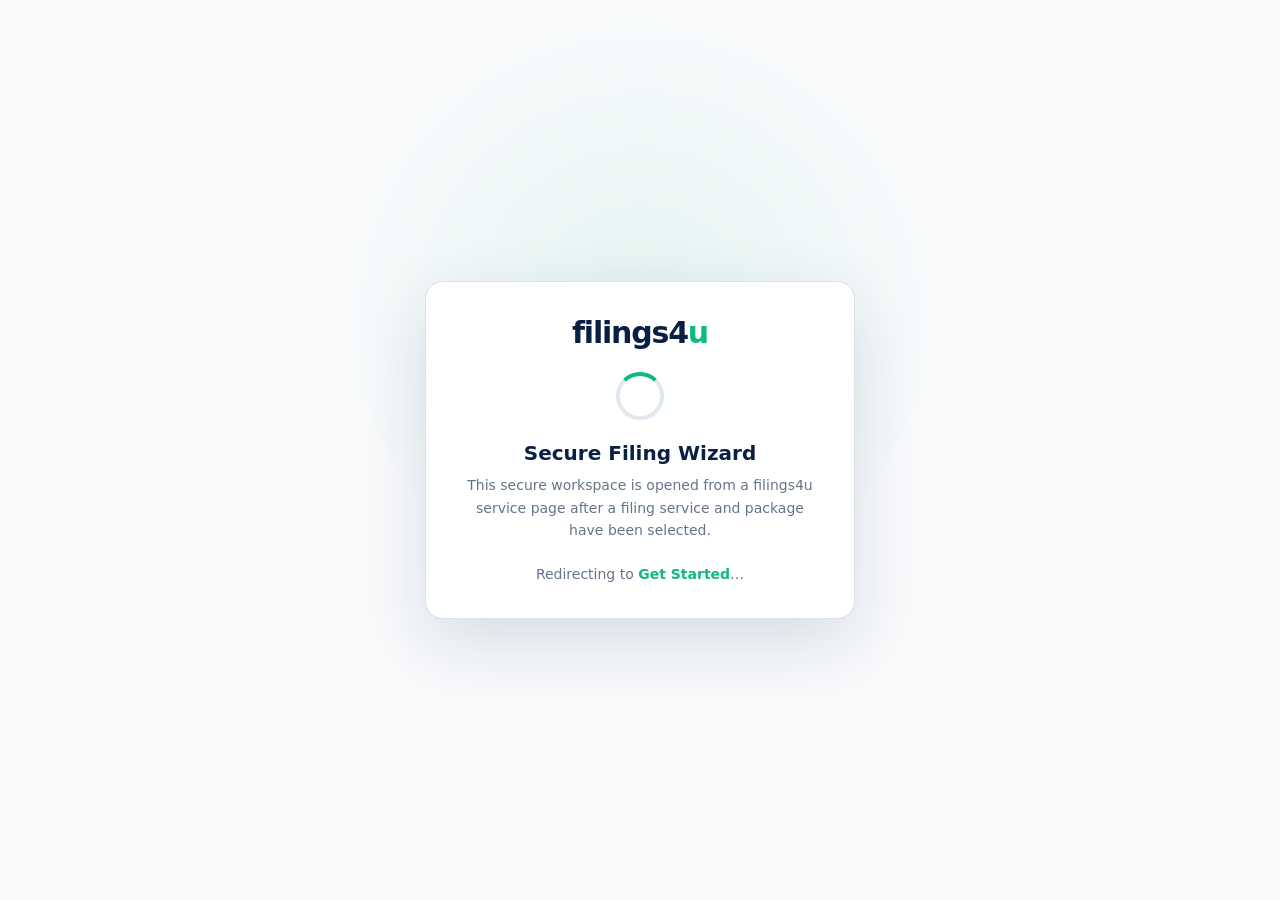
<file: index.html>
<!DOCTYPE html>
<html lang="en">
<head>
  <meta charset="UTF-8">
  <meta name="viewport" content="width=device-width, initial-scale=1.0">

  <title>filings4u Secure Filing Wizard</title>

  <!-- The wizard subdomain should not be indexed by search engines. -->
  <meta name="robots" content="noindex, nofollow, noarchive, nosnippet">
  <meta name="googlebot" content="noindex, nofollow, noarchive, nosnippet">
  <meta name="referrer" content="strict-origin-when-cross-origin">

  <style>
    :root {
      --navy: #0a1f44;
      --emerald: #10b981;
      --soft: #f8fafc;
      --muted: #64748b;
      --border: #dbe3ee;
    }

    * {
      box-sizing: border-box;
    }

    html,
    body {
      min-height: 100%;
      margin: 0;
    }

    body {
      min-height: 100vh;
      display: flex;
      align-items: center;
      justify-content: center;
      padding: 24px;
      background:
        radial-gradient(circle at 50% 35%, rgba(16, 185, 129, 0.09), transparent 34%),
        var(--soft);
      color: var(--navy);
      font-family: Inter, Manrope, "DM Sans", system-ui, -apple-system, BlinkMacSystemFont, "Segoe UI", sans-serif;
    }

    .handoff-card {
      width: min(92vw, 430px);
      padding: 36px 32px 32px;
      border: 1px solid var(--border);
      border-radius: 18px;
      background: #ffffff;
      box-shadow: 0 24px 70px rgba(10, 31, 68, 0.13);
      text-align: center;
    }

    .brand {
      margin-bottom: 24px;
      font-size: 30px;
      line-height: 1;
      font-weight: 900;
      letter-spacing: -1.2px;
      color: var(--navy);
    }

    .brand span {
      color: var(--emerald);
    }

    .spinner {
      width: 48px;
      height: 48px;
      margin: 0 auto 20px;
      border: 4px solid #dfe7ef;
      border-top-color: var(--emerald);
      border-radius: 50%;
      animation: spin 0.8s linear infinite;
    }

    h1 {
      margin: 0 0 8px;
      font-size: 20px;
      line-height: 1.3;
    }

    p {
      margin: 0;
      color: var(--muted);
      font-size: 14px;
      line-height: 1.6;
    }

    .fallback {
      margin-top: 22px;
    }

    .fallback a {
      color: var(--emerald);
      font-weight: 800;
      text-decoration: none;
    }

    .fallback a:hover {
      text-decoration: underline;
    }

    @keyframes spin {
      to { transform: rotate(360deg); }
    }

    @media (prefers-reduced-motion: reduce) {
      .spinner {
        animation-duration: 1.6s;
      }
    }
  </style>
</head>

<body>
  <main class="handoff-card" aria-labelledby="page-title">
    <div class="brand">filings4<span>u</span></div>
    <div class="spinner" aria-hidden="true"></div>

    <h1 id="page-title">Secure Filing Wizard</h1>
    <p>
      This secure workspace is opened from a filings4u service page after a filing
      service and package have been selected.
    </p>

    <p class="fallback">
      Redirecting to
      <a href="https://filings4u.com/get-started.html">Get Started</a>…
    </p>
  </main>

  <script>
    (function () {
      "use strict";

      const destination = "https://filings4u.com/get-started.html";

      // Direct visits to the wizard root are intentionally sent back to the
      // marketing site's Get Started page. Valid handoffs will enter through
      // wizard.html once the secure handoff system is enabled.
      window.setTimeout(function () {
        window.location.replace(destination);
      }, 1400);
    })();
  </script>
</body>
</html>
</file>
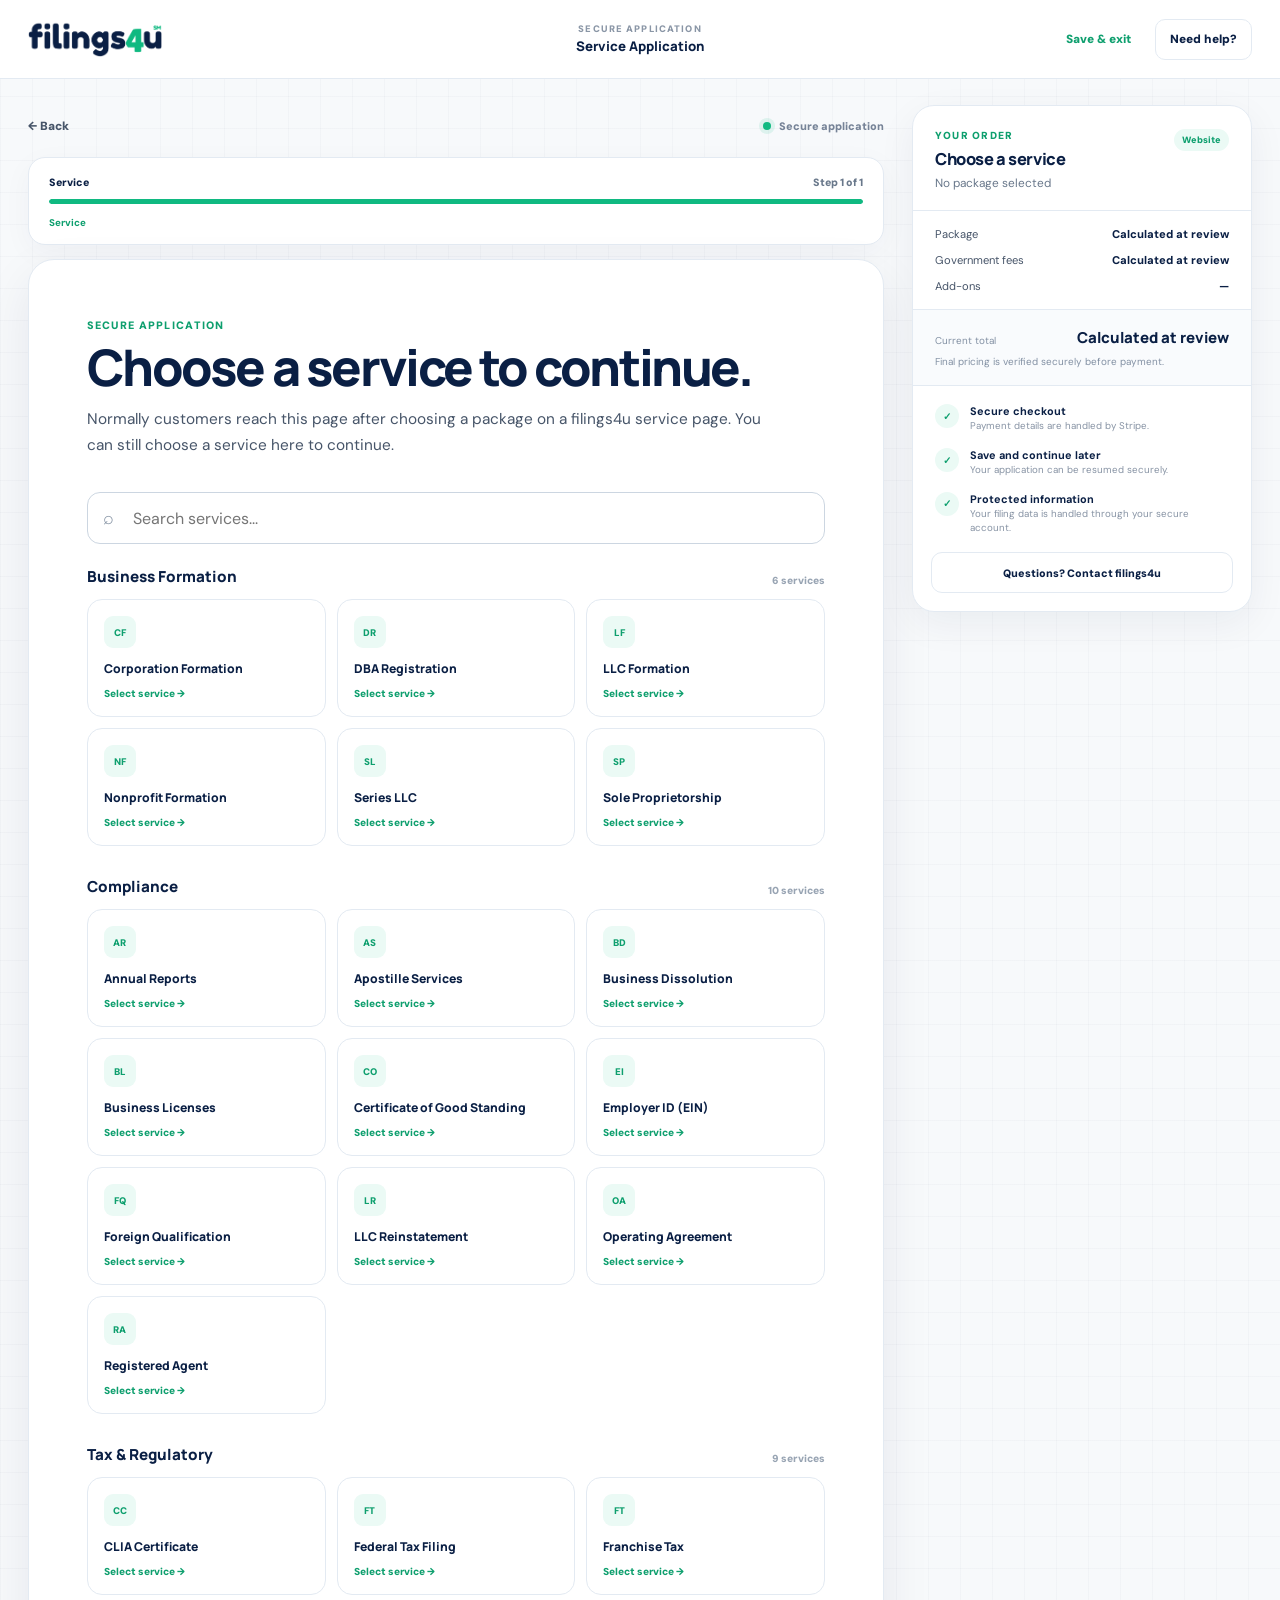
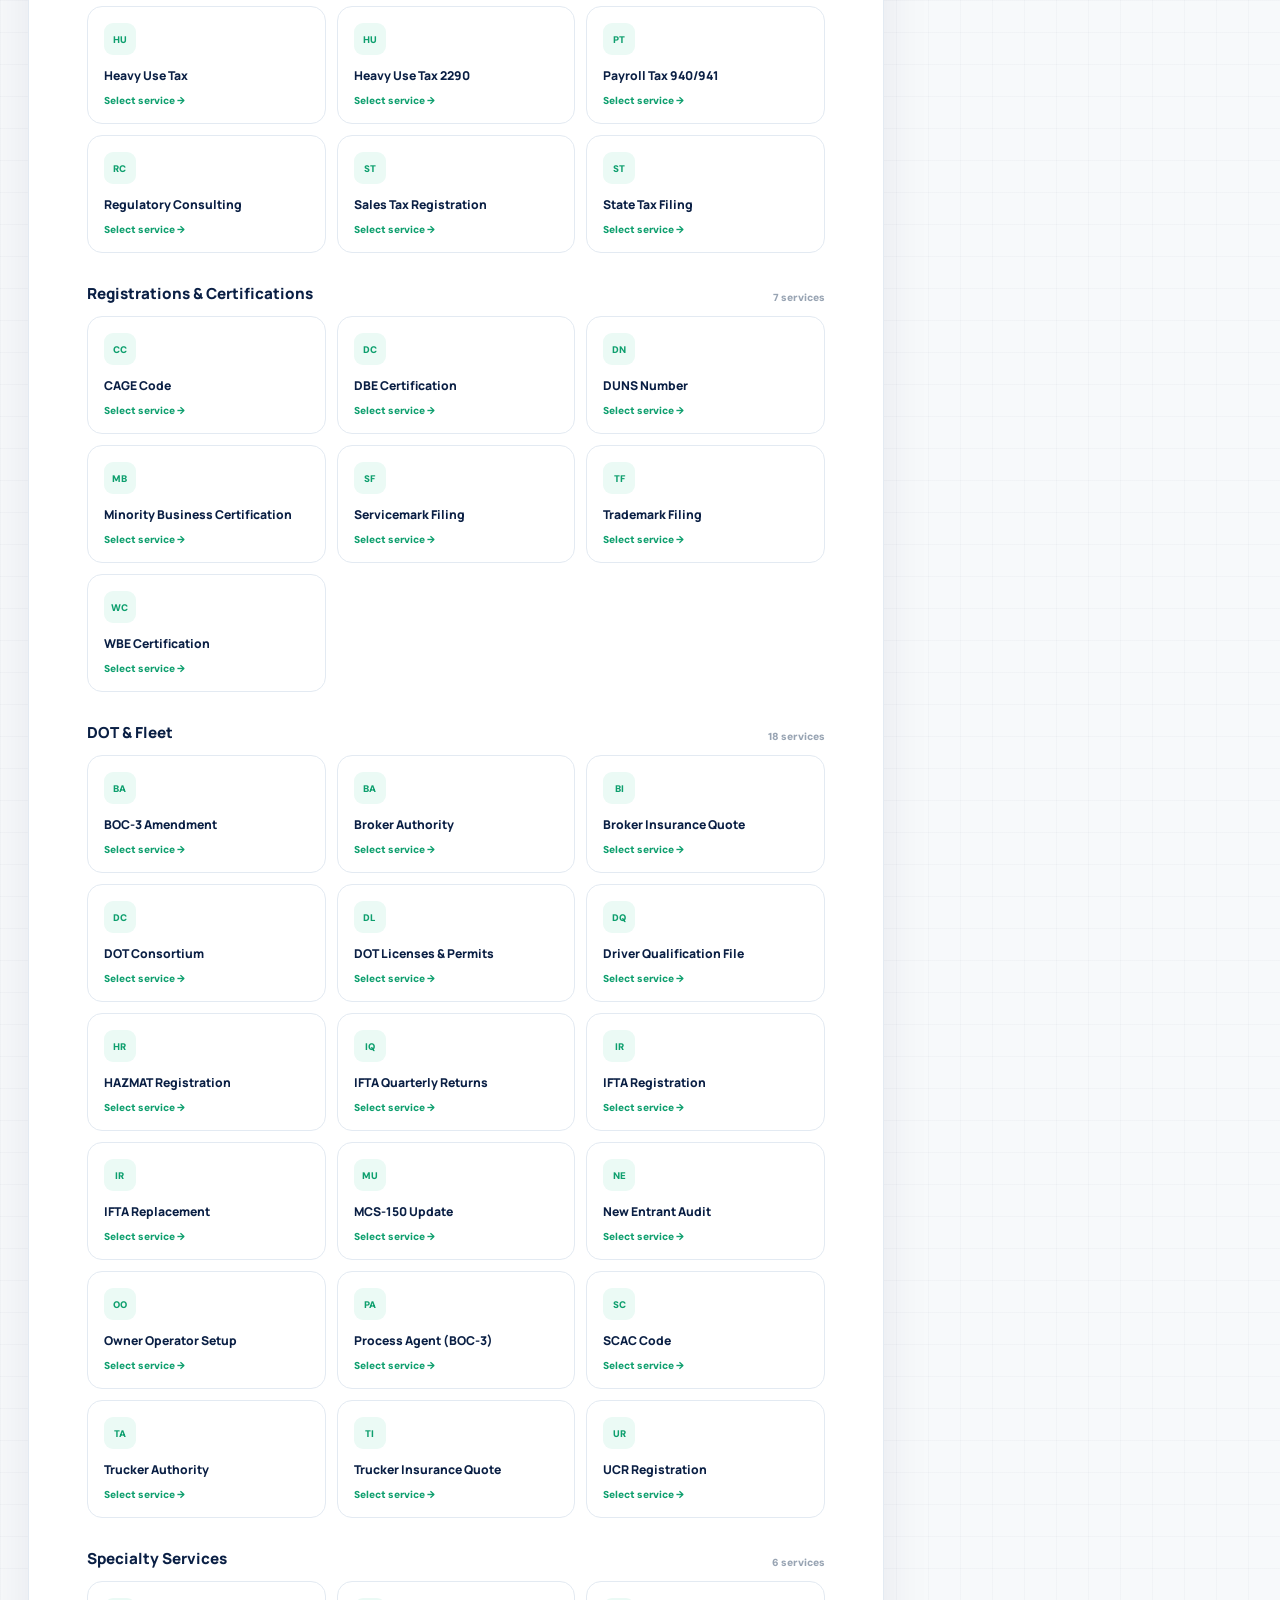
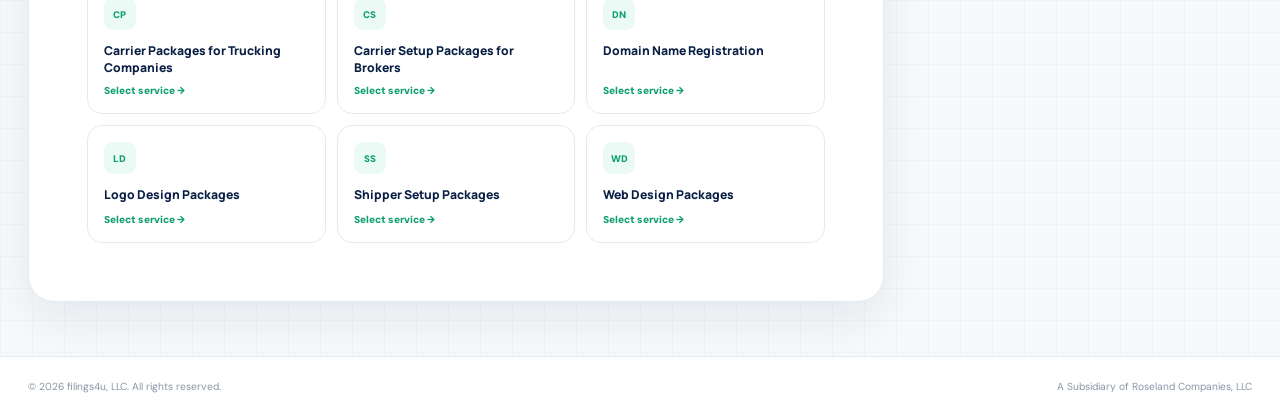
<file: wizard-v2.html>
<!doctype html>
<html lang="en">
<head>
  <meta charset="utf-8">
  <meta name="viewport" content="width=device-width,initial-scale=1,viewport-fit=cover">
  <meta name="robots" content="noindex,nofollow,noarchive,nosnippet">
  <meta name="theme-color" content="#10b981">
  <meta name="description" content="Secure filings4u application and checkout wizard.">
  <title>Secure Application | filings4u</title>

  <link rel="icon" href="images/fav.png" type="image/png">
  <link rel="preconnect" href="https://fonts.googleapis.com">
  <link rel="preconnect" href="https://fonts.gstatic.com" crossorigin>
  <link href="https://fonts.googleapis.com/css2?family=DM+Sans:wght@400;500;600;700&family=Manrope:wght@600;700;800&display=swap" rel="stylesheet">
  <link rel="stylesheet" href="assets/css/wizard-v2.css">
</head>
<body>
<div class="f4u-app" id="f4u-app">

  <header class="f4u-header">
    <div class="f4u-header__inner">
      <a class="f4u-brand" href="https://filings4u.com/" aria-label="filings4u home">
        <img src="images/logo.png" alt="filings4u">
      </a>

      <div class="f4u-header__center" id="f4u-header-context">
        <span class="f4u-header__eyebrow">Secure Application</span>
        <strong id="f4u-header-service">Service Application</strong>
        <div class="f4u-jurisdiction-context f4u-jurisdiction-context--header" data-f4u-jurisdiction-context hidden></div>
      </div>

      <div class="f4u-header__actions">
        <button class="f4u-header-link" id="f4u-save-button" type="button">Save &amp; exit</button>
        <button class="f4u-header-help" id="f4u-help-button" type="button">Need help?</button>
      </div>
    </div>
  </header>

  <div class="f4u-mobile-orderbar" id="f4u-mobile-orderbar">
    <button type="button" id="f4u-mobile-order-toggle" aria-expanded="false">
      <span>
        <small>Your order</small>
        <strong id="f4u-mobile-order-name">Service</strong>
      </span>
      <span class="f4u-mobile-order-total" id="f4u-mobile-order-total">—</span>
      <span class="f4u-mobile-order-chevron" aria-hidden="true">⌄</span>
    </button>
  </div>

  <main class="f4u-layout">
    <section class="f4u-main">

      <div class="f4u-topline">
        <button class="f4u-back" type="button" id="f4u-back-button">← Back</button>

        <div class="f4u-security">
          <span></span>
          Secure application
        </div>
      </div>

      <div class="f4u-progress-card">
        <div class="f4u-progress-meta">
          <span id="f4u-progress-label">Application</span>
          <span id="f4u-progress-count">Step 1 of 5</span>
        </div>

        <div class="f4u-progress-track" aria-hidden="true">
          <span id="f4u-progress-bar"></span>
        </div>

        <div class="f4u-progress-steps" id="f4u-progress-steps"></div>
      </div>

      <div class="f4u-content-card" id="f4u-wizard-root" aria-live="polite">
        <div class="f4u-loading">Preparing your application…</div>
      </div>

    </section>

    <aside class="f4u-order" id="f4u-order-panel">
      <div class="f4u-order__inner">
        <div class="f4u-order__head">
          <div>
            <span class="f4u-order__eyebrow">Your order</span>
            <h2 id="f4u-order-service">Service</h2>
            <p id="f4u-order-package">Package</p>
            <div class="f4u-jurisdiction-context f4u-jurisdiction-context--order" data-f4u-jurisdiction-context hidden></div>
          </div>
          <span class="f4u-order__badge" id="f4u-order-entry">Website</span>
        </div>

        <div class="f4u-order__details" id="f4u-order-details">
          <div class="f4u-price-row">
            <span>Package</span>
            <strong id="f4u-order-package-price">Calculated at review</strong>
          </div>
          <div class="f4u-price-row">
            <span>Government fees</span>
            <strong id="f4u-order-government-fee">Calculated at review</strong>
          </div>
          <div class="f4u-price-row">
            <span>Add-ons</span>
            <strong id="f4u-order-addon-price">—</strong>
          </div>
        </div>

        <div class="f4u-order__total">
          <span>
            <small>Current total</small>
            <strong id="f4u-order-total">Calculated at review</strong>
          </span>
          <small>Final pricing is verified securely before payment.</small>
        </div>

        <div class="f4u-order__trust">
          <div><span>✓</span><p><strong>Secure checkout</strong><small>Payment details are handled by Stripe.</small></p></div>
          <div><span>✓</span><p><strong>Save and continue later</strong><small>Your application can be resumed securely.</small></p></div>
          <div><span>✓</span><p><strong>Protected information</strong><small>Your filing data is handled through your secure account.</small></p></div>
        </div>

        <button class="f4u-order__help" id="f4u-order-help" type="button">Questions? Contact filings4u</button>
      </div>
    </aside>
  </main>

  <footer class="f4u-footer">
    <div class="f4u-footer__inner">
      <span>© 2026 filings4u, LLC. All rights reserved.</span>
      <span>A Subsidiary of Roseland Companies, LLC</span>
    </div>
  </footer>

</div>

<div class="f4u-order-drawer-backdrop" id="f4u-order-drawer-backdrop" hidden></div>

<script src="assets/js/config.js"></script>
<script>
  window.__F4U_BOOT_WATCHDOG__=setTimeout(function(){
    var root=document.getElementById("f4u-wizard-root");
    if(root && /Preparing your application|Opening your secure application|Starting your secure application/.test(root.textContent||"")){
      root.innerHTML='<section class="f4u-panel"><div class="f4u-panel__heading"><span class="f4u-kicker">Secure application</span><h1>We could not start the application.</h1><p>The wizard interface loaded, but its application module did not finish starting. Refresh this page once. If it continues, return to the service page and start the application again.</p></div><div class="f4u-actions"><a class="f4u-primary" href="https://filings4u.com/get-started.html">Return to services</a></div></section>';
    }
  },8000);
</script>
<script src="assets/js/service-form-engine.js"></script>
<script type="module" src="assets/js/bootstrap.js?v=20260908-step3-full-poa-1"></script>
</body>
</html>
</file>
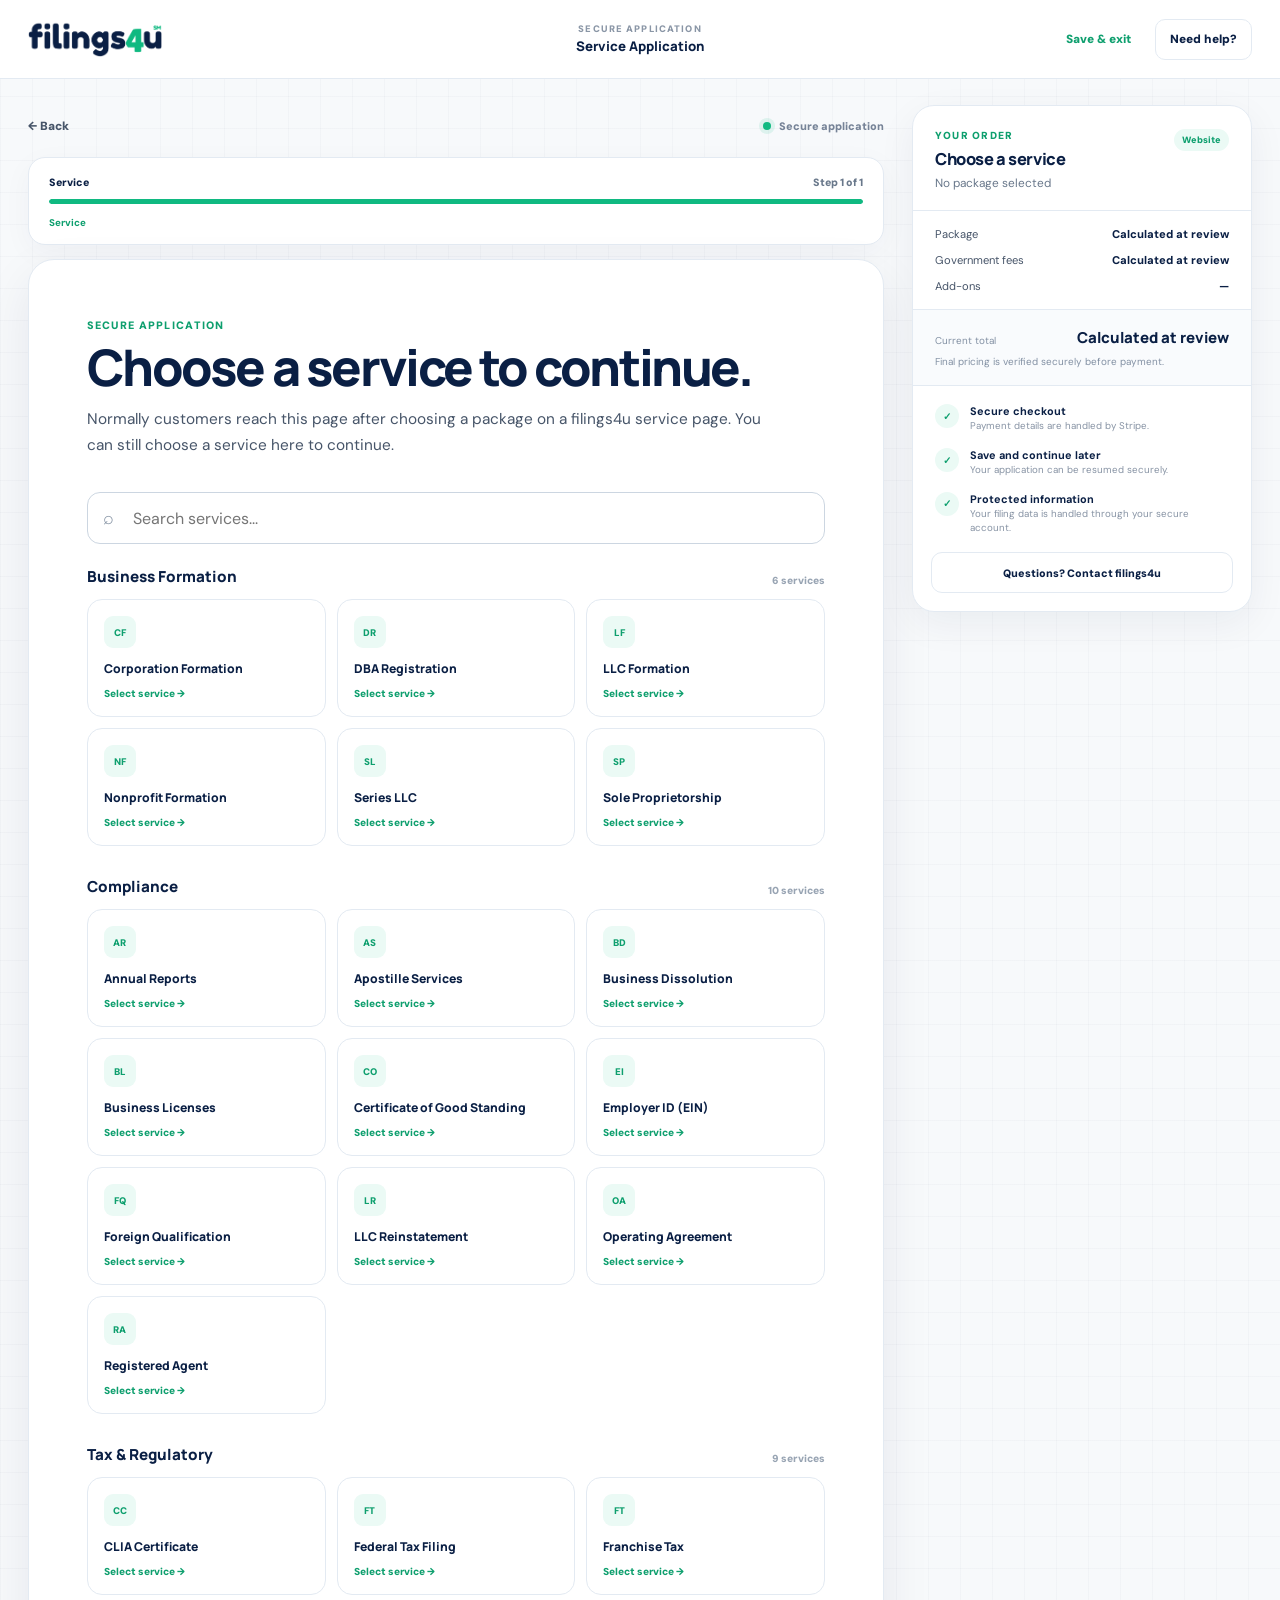
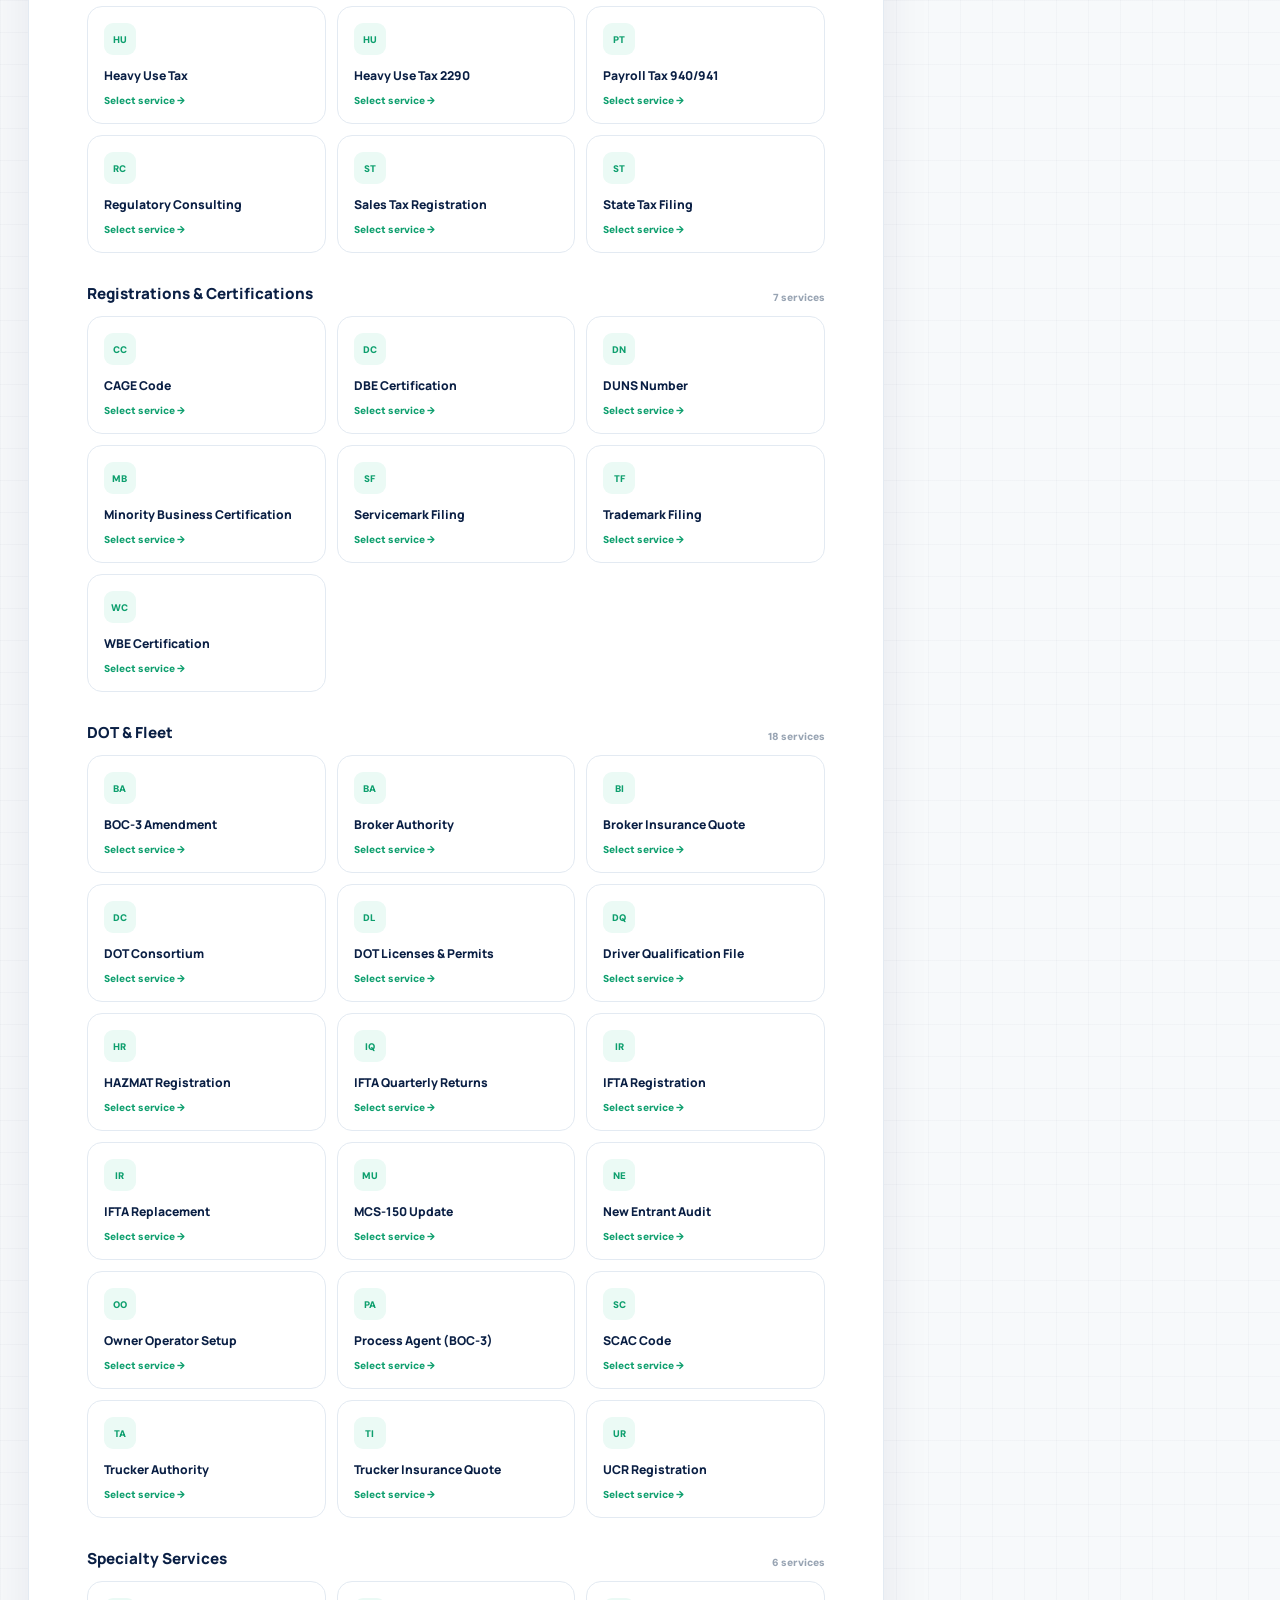
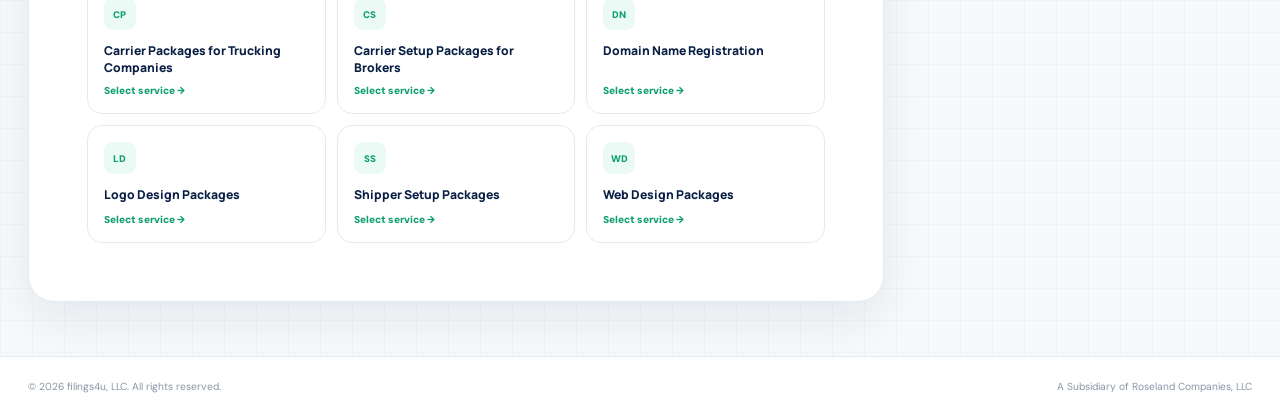
<file: wizard.html>
<!doctype html>
<html lang="en">
<head>
  <meta charset="utf-8">
  <meta name="viewport" content="width=device-width,initial-scale=1,viewport-fit=cover">
  <meta name="robots" content="noindex,nofollow,noarchive,nosnippet">
  <meta name="theme-color" content="#10b981">
  <meta name="description" content="Secure filings4u application and checkout wizard.">
  <title>Secure Application | filings4u</title>
  <link rel="icon" href="images/fav.png" type="image/png">
  <link rel="preconnect" href="https://fonts.googleapis.com">
  <link rel="preconnect" href="https://fonts.gstatic.com" crossorigin>
  <link href="https://fonts.googleapis.com/css2?family=DM+Sans:wght@400;500;600;700&family=Manrope:wght@600;700;800&display=swap" rel="stylesheet">
  <link rel="stylesheet" href="assets/css/wizard-v2.css">
</head>

<body>
<div class="f4u-app" id="f4u-app">

  <header class="f4u-header">
    <div class="f4u-header__inner">
      <a class="f4u-brand" href="https://filings4u.com/" aria-label="filings4u home">
        <img src="images/logo.png" alt="filings4u">
      </a>

      <div class="f4u-header__center" id="f4u-header-context">
        <span class="f4u-header__eyebrow">Secure Application</span>
        <strong id="f4u-header-service">Service Application</strong>
        <div class="f4u-jurisdiction-context f4u-jurisdiction-context--header" data-f4u-jurisdiction-context hidden></div>
      </div>

      <div class="f4u-header__actions">
        <button class="f4u-header-link" id="f4u-save-button" type="button">Save &amp; exit</button>
        <button class="f4u-header-help" id="f4u-help-button" type="button">Need help?</button>
      </div>
    </div>
  </header>

  <div class="f4u-mobile-orderbar" id="f4u-mobile-orderbar">
    <button type="button" id="f4u-mobile-order-toggle" aria-expanded="false">
      <span>
        <small>Your order</small>
        <strong id="f4u-mobile-order-name">Service</strong>
      </span>
      <span class="f4u-mobile-order-total" id="f4u-mobile-order-total">—</span>
      <span class="f4u-mobile-order-chevron" aria-hidden="true">⌄</span>
    </button>
  </div>

  <main class="f4u-layout">
    <section class="f4u-main">

      <div class="f4u-topline">
        <button class="f4u-back" type="button" id="f4u-back-button">← Back</button>
        <div class="f4u-security">
          <span></span>
          Secure application
        </div>
      </div>

      <div class="f4u-progress-card">
        <div class="f4u-progress-meta">
          <span id="f4u-progress-label">Application</span>
          <span id="f4u-progress-count">Step 1 of 5</span>
        </div>
        <div class="f4u-progress-track" aria-hidden="true">
          <span id="f4u-progress-bar"></span>
        </div>
        <div class="f4u-progress-steps" id="f4u-progress-steps"></div>
      </div>

      <div class="f4u-content-card" id="f4u-wizard-root" aria-live="polite">
        <div class="f4u-loading">Preparing your application…</div>
      </div>

    </section>

    <aside class="f4u-order" id="f4u-order-panel">
      <div class="f4u-order__inner">

        <div class="f4u-order__head">
          <div>
            <span class="f4u-order__eyebrow">Your order</span>
            <h2 id="f4u-order-service">Service</h2>
            <p id="f4u-order-package">Package</p>
            <div class="f4u-jurisdiction-context f4u-jurisdiction-context--order" data-f4u-jurisdiction-context hidden></div>
          </div>
          <span class="f4u-order__badge" id="f4u-order-entry">Website</span>
        </div>

        <div class="f4u-order__details" id="f4u-order-details">
          <div class="f4u-price-row">
            <span>Package</span>
            <strong id="f4u-order-package-price">Calculated at review</strong>
          </div>
          <div class="f4u-price-row">
            <span>Government fees</span>
            <strong id="f4u-order-government-fee">Calculated at review</strong>
          </div>
          <div class="f4u-price-row">
            <span>Add-ons</span>
            <strong id="f4u-order-addon-price">—</strong>
          </div>
        </div>

        <div class="f4u-order__total">
          <span>
            <small>Current total</small>
            <strong id="f4u-order-total">Calculated at review</strong>
          </span>
          <small>Final pricing is verified securely before payment.</small>
        </div>

        <div class="f4u-order__trust">
          <div><span>✓</span><p><strong>Secure checkout</strong><small>Payment details are handled by Stripe.</small></p></div>
          <div><span>✓</span><p><strong>Save and continue later</strong><small>Your application can be resumed securely.</small></p></div>
          <div><span>✓</span><p><strong>Protected information</strong><small>Your filing data is handled through your secure account.</small></p></div>
        </div>

        <button class="f4u-order__help" id="f4u-order-help" type="button">Questions? Contact filings4u</button>

      </div>
    </aside>
  </main>

  <footer class="f4u-footer">
    <div class="f4u-footer__inner">
      <span>© 2026 filings4u, LLC. All rights reserved.</span>
      <span>A Subsidiary of Roseland Companies, LLC</span>
    </div>
  </footer>

</div>

<div class="f4u-order-drawer-backdrop" id="f4u-order-drawer-backdrop" hidden></div>

<script src="assets/js/config.js"></script>

<script>
  window.__F4U_BOOT_WATCHDOG__ = setTimeout(function () {
    var root = document.getElementById("f4u-wizard-root");

    if (
      root &&
      /Preparing your application|Opening your secure application|Starting your secure application/.test(root.textContent || "")
    ) {
      root.innerHTML =
        '<section class="f4u-panel">' +
          '<div class="f4u-panel__heading">' +
            '<span class="f4u-kicker">Secure application</span>' +
            '<h1>We could not start the application.</h1>' +
            '<p>The wizard interface loaded, but its application module did not finish starting. Refresh this page once. If it continues, return to the service page and start the application again.</p>' +
          '</div>' +
          '<div class="f4u-actions">' +
            '<a class="f4u-primary" href="https://filings4u.com/get-started.html">Return to services</a>' +
          '</div>' +
        '</section>';
    }
  }, 8000);
</script>

<!-- Database-driven Wizard Form engine -->
<script src="assets/js/service-form-engine.js?v=20260910-flow-runtime-1"></script>

<!-- Live Wizard V2 bootstrap with published-schema support + legacy fallback -->
<script type="module" src="assets/js/bootstrap.js?v=20260910-flow-runtime-1"></script>

</body>
</html>
</file>
<file: assets/css/wizard-v2.css>
:root{
  --navy:#0a1f44;
  --navy-2:#102a56;
  --emerald:#10b981;
  --emerald-dark:#0e9f6e;
  --emerald-soft:#ebfaf5;
  --bg:#f5f8fb;
  --white:#fff;
  --line:#e3eaf2;
  --muted:#69788b;
  --slate:#475569;
  --danger:#b91c1c;
  --shadow:0 18px 50px rgba(10,31,68,.08);
  --radius:24px;
}

*{box-sizing:border-box}

html,body{
  margin:0;
  min-height:100%;
  min-width:320px;
  background:
    linear-gradient(rgba(10,31,68,.022) 1px,transparent 1px),
    linear-gradient(90deg,rgba(10,31,68,.022) 1px,transparent 1px),
    #f7f9fb;
  background-size:32px 32px;
  color:var(--navy);
  font-family:"DM Sans",Arial,sans-serif;
}

body{overflow-x:hidden}
button,input,select,textarea{font:inherit}
button{cursor:pointer}
a{color:inherit}

/* Header */
.f4u-header{
  position:sticky;
  top:0;
  z-index:100;
  border-bottom:1px solid var(--line);
  background:rgba(255,255,255,.97);
  backdrop-filter:blur(16px);
}

.f4u-header__inner{
  width:min(1460px,100%);
  min-height:78px;
  margin:0 auto;
  padding:0 28px;
  display:grid;
  grid-template-columns:1fr auto 1fr;
  align-items:center;
  gap:20px;
}

.f4u-brand{
  width:max-content;
  display:flex;
  align-items:center;
  text-decoration:none;
}

.f4u-brand img{
  display:block;
  width:134px;
  height:auto;
}

.f4u-header__center{
  min-width:0;
  text-align:center;
  display:grid;
  gap:2px;
}

.f4u-header__eyebrow{
  color:#8a96a6;
  text-transform:uppercase;
  letter-spacing:.12em;
  font-size:.59rem;
  font-weight:900;
}

.f4u-header__center strong{
  max-width:440px;
  overflow:hidden;
  text-overflow:ellipsis;
  white-space:nowrap;
  font:800 .83rem Manrope,sans-serif;
  color:var(--navy);
}

.f4u-header__actions{
  display:flex;
  justify-content:flex-end;
  align-items:center;
  gap:9px;
}

.f4u-header-link,
.f4u-header-help{
  min-height:41px;
  border-radius:10px;
  padding:0 14px;
  font-size:.74rem;
  font-weight:900;
}

.f4u-header-link{
  border:1px solid transparent;
  background:transparent;
  color:var(--emerald-dark);
}

.f4u-header-link:hover{background:var(--emerald-soft)}

.f4u-header-help{
  border:1px solid var(--line);
  background:#fff;
  color:var(--navy);
}

.f4u-header-help:hover{border-color:#b8c5d6}

/* Layout */
.f4u-layout{
  width:min(1320px,100%);
  margin:0 auto;
  padding:26px 28px 54px;
  display:grid;
  grid-template-columns:minmax(0,1fr) 340px;
  gap:28px;
  align-items:start;
}

.f4u-main{min-width:0}

.f4u-topline{
  min-height:42px;
  margin-bottom:10px;
  display:flex;
  align-items:center;
  justify-content:space-between;
  gap:16px;
}

.f4u-back{
  border:0;
  background:transparent;
  padding:7px 0;
  color:var(--slate);
  font-size:.74rem;
  font-weight:900;
}

.f4u-back:hover{color:var(--emerald-dark)}

.f4u-security{
  display:flex;
  align-items:center;
  gap:8px;
  color:#768397;
  font-size:.68rem;
  font-weight:900;
}

.f4u-security span{
  width:8px;
  height:8px;
  border-radius:50%;
  background:var(--emerald);
  box-shadow:0 0 0 4px rgba(16,185,129,.11);
}

/* Progress */
.f4u-progress-card{
  margin-bottom:14px;
  padding:18px 20px 15px;
  background:#fff;
  border:1px solid var(--line);
  border-radius:17px;
  box-shadow:0 8px 30px rgba(10,31,68,.04);
}

.f4u-progress-meta{
  display:flex;
  justify-content:space-between;
  gap:12px;
  color:var(--muted);
  font-size:.66rem;
  font-weight:900;
}

.f4u-progress-meta span:first-child{color:var(--navy)}

.f4u-progress-track{
  height:5px;
  margin:10px 0 12px;
  overflow:hidden;
  border-radius:999px;
  background:#edf2f6;
}

.f4u-progress-track span{
  display:block;
  height:100%;
  width:20%;
  border-radius:999px;
  background:var(--emerald);
  transition:width .25s ease;
}

.f4u-progress-steps{
  display:grid;
  grid-template-columns:repeat(5,minmax(0,1fr));
  gap:8px;
}

.f4u-progress-step{
  color:#9aa5b3;
  font-size:.61rem;
  font-weight:800;
  white-space:nowrap;
  overflow:hidden;
  text-overflow:ellipsis;
}

.f4u-progress-step.is-active{color:var(--emerald-dark)}
.f4u-progress-step.is-complete{color:var(--navy)}

/* Content */
.f4u-content-card{
  min-height:650px;
  overflow:hidden;
  border:1px solid var(--line);
  border-radius:26px;
  background:#fff;
  box-shadow:var(--shadow);
}

.f4u-loading{
  min-height:640px;
  display:grid;
  place-items:center;
  color:var(--muted);
  font-size:.8rem;
}

.f4u-panel{
  padding:clamp(30px,4.5vw,58px);
}

.f4u-panel__heading{
  max-width:760px;
  margin-bottom:34px;
}

.f4u-kicker{
  display:block;
  margin-bottom:9px;
  color:var(--emerald-dark);
  text-transform:uppercase;
  letter-spacing:.12em;
  font-size:.67rem;
  font-weight:900;
}

.f4u-panel__heading h1{
  margin:0 0 12px;
  max-width:800px;
  font:800 clamp(2rem,4vw,3.15rem)/1.05 Manrope,sans-serif;
  letter-spacing:-.048em;
  color:var(--navy);
}

.f4u-panel__heading p{
  margin:0;
  max-width:690px;
  color:var(--slate);
  font-size:.96rem;
  line-height:1.72;
}

/* Intro form preview */
.f4u-form-grid{
  display:grid;
  grid-template-columns:repeat(2,minmax(0,1fr));
  gap:18px;
}

.f4u-field{
  display:grid;
  gap:7px;
}

.f4u-field--full{grid-column:1/-1}

.f4u-field label{
  color:var(--navy);
  font-size:.74rem;
  font-weight:900;
}

.f4u-field label span{
  color:#8c98a8;
  font-weight:700;
}

.f4u-field input,
.f4u-field select,
.f4u-field textarea{
  width:100%;
  border:1px solid #ccd6e1;
  border-radius:12px;
  outline:none;
  background:#fff;
  color:var(--navy);
  padding:0 14px;
}

.f4u-field input,
.f4u-field select{min-height:50px}

.f4u-field textarea{
  min-height:112px;
  resize:vertical;
  padding-top:13px;
}

.f4u-field input:focus,
.f4u-field select:focus,
.f4u-field textarea:focus{
  border-color:#6dcbae;
  box-shadow:0 0 0 4px rgba(16,185,129,.09);
}

.f4u-field small{
  color:#8491a2;
  font-size:.64rem;
  line-height:1.45;
}

.f4u-actions{
  margin-top:34px;
  padding-top:24px;
  border-top:1px solid var(--line);
  display:flex;
  align-items:center;
  justify-content:space-between;
  gap:14px;
}

.f4u-actions__note{
  color:#8190a2;
  font-size:.67rem;
  line-height:1.45;
}

.f4u-primary{
  min-height:48px;
  padding:0 20px;
  border:0;
  border-radius:12px;
  background:var(--emerald);
  color:#fff;
  font-weight:900;
  font-size:.76rem;
  box-shadow:0 9px 22px rgba(16,185,129,.18);
}

.f4u-primary:hover{background:var(--emerald-dark)}

.f4u-secondary{
  min-height:48px;
  padding:0 18px;
  border:1px solid var(--line);
  border-radius:12px;
  background:#fff;
  color:var(--navy);
  font-weight:900;
  font-size:.76rem;
}

/* Fallback service selector */
.f4u-service-search{
  position:relative;
  margin-bottom:22px;
}

.f4u-service-search input{
  width:100%;
  min-height:52px;
  padding:0 16px 0 45px;
  border:1px solid #ccd6e1;
  border-radius:13px;
  outline:none;
  background:#fff;
  color:var(--navy);
}

.f4u-service-search input:focus{
  border-color:#70cdb0;
  box-shadow:0 0 0 4px rgba(16,185,129,.09);
}

.f4u-service-search::before{
  content:"⌕";
  position:absolute;
  left:16px;
  top:50%;
  transform:translateY(-50%);
  color:#8290a1;
  font-size:1.15rem;
}

.f4u-service-category{margin-top:30px}
.f4u-service-category:first-of-type{margin-top:0}

.f4u-service-category__head{
  display:flex;
  align-items:flex-end;
  justify-content:space-between;
  gap:16px;
  margin-bottom:12px;
}

.f4u-service-category__head h2{
  margin:0;
  font:800 .95rem Manrope,sans-serif;
}

.f4u-service-category__head span{
  color:#98a4b3;
  font-size:.64rem;
  font-weight:900;
}

.f4u-service-grid{
  display:grid;
  grid-template-columns:repeat(3,minmax(0,1fr));
  gap:11px;
}

.f4u-service-card{
  min-height:118px;
  padding:16px;
  text-align:left;
  border:1px solid var(--line);
  border-radius:15px;
  background:#fff;
  color:inherit;
  display:flex;
  flex-direction:column;
  transition:.18s ease;
}

.f4u-service-card:hover{
  transform:translateY(-2px);
  border-color:#9bd8c4;
  box-shadow:0 10px 25px rgba(10,31,68,.07);
}

.f4u-service-card__icon{
  width:32px;
  height:32px;
  margin-bottom:13px;
  display:grid;
  place-items:center;
  border-radius:9px;
  background:var(--emerald-soft);
  color:var(--emerald-dark);
  font-size:.6rem;
  font-weight:900;
}

.f4u-service-card strong{
  font:800 .76rem/1.35 Manrope,sans-serif;
}

.f4u-service-card small{
  margin-top:auto;
  padding-top:8px;
  color:var(--emerald-dark);
  font-size:.63rem;
  font-weight:900;
}

.f4u-empty{
  padding:38px;
  text-align:center;
  border:1px dashed #cbd5df;
  border-radius:16px;
  color:var(--muted);
}

/* Order Summary */
.f4u-order{
  position:sticky;
  top:104px;
}

.f4u-order__inner{
  overflow:hidden;
  border:1px solid var(--line);
  border-radius:22px;
  background:#fff;
  box-shadow:0 12px 38px rgba(10,31,68,.06);
}

.f4u-order__head{
  padding:23px 22px 19px;
  display:flex;
  justify-content:space-between;
  align-items:flex-start;
  gap:12px;
  border-bottom:1px solid var(--line);
}

.f4u-order__eyebrow{
  display:block;
  margin-bottom:7px;
  color:var(--emerald-dark);
  font-size:.64rem;
  font-weight:900;
  text-transform:uppercase;
  letter-spacing:.12em;
}

.f4u-order__head h2{
  margin:0;
  font:800 1.03rem/1.25 Manrope,sans-serif;
  letter-spacing:-.025em;
}

.f4u-order__head p{
  margin:5px 0 0;
  color:var(--muted);
  font-size:.74rem;
}

.f4u-order__badge{
  flex:0 0 auto;
  padding:5px 8px;
  border-radius:999px;
  background:var(--emerald-soft);
  color:var(--emerald-dark);
  font-size:.57rem;
  font-weight:900;
}

.f4u-order__details{
  padding:16px 22px;
  display:grid;
  gap:12px;
}

.f4u-price-row{
  display:flex;
  justify-content:space-between;
  gap:12px;
  color:var(--slate);
  font-size:.7rem;
}

.f4u-price-row strong{
  color:var(--navy);
  text-align:right;
  font-weight:800;
}

.f4u-order__total{
  padding:17px 22px;
  background:#f9fbfd;
  border-top:1px solid var(--line);
  border-bottom:1px solid var(--line);
}

.f4u-order__total>span{
  display:flex;
  justify-content:space-between;
  gap:12px;
  align-items:flex-end;
}

.f4u-order__total small{
  color:#8290a3;
  font-size:.62rem;
  line-height:1.4;
}

.f4u-order__total strong{
  font:800 .94rem Manrope,sans-serif;
}

.f4u-order__total>small{
  display:block;
  margin-top:7px;
}

.f4u-order__trust{
  padding:18px 22px;
  display:grid;
  gap:15px;
}

.f4u-order__trust>div{
  display:grid;
  grid-template-columns:25px 1fr;
  gap:10px;
  align-items:flex-start;
}

.f4u-order__trust>div>span{
  width:24px;
  height:24px;
  display:grid;
  place-items:center;
  border-radius:50%;
  background:var(--emerald-soft);
  color:var(--emerald-dark);
  font-size:.62rem;
  font-weight:900;
}

.f4u-order__trust p{
  margin:0;
  display:grid;
  gap:1px;
}

.f4u-order__trust strong{
  font-size:.68rem;
}

.f4u-order__trust small{
  color:#8793a4;
  font-size:.61rem;
  line-height:1.4;
}

.f4u-order__help{
  width:calc(100% - 36px);
  margin:0 18px 18px;
  min-height:41px;
  border:1px solid var(--line);
  border-radius:11px;
  background:#fff;
  color:var(--navy);
  font-size:.67rem;
  font-weight:900;
}

.f4u-order__help:hover{background:#f8fafc}

/* Footer */
.f4u-footer{
  border-top:1px solid var(--line);
  background:#fff;
}

.f4u-footer__inner{
  width:min(1320px,100%);
  margin:0 auto;
  min-height:60px;
  padding:14px 28px;
  display:flex;
  justify-content:space-between;
  align-items:center;
  gap:18px;
  color:#8995a5;
  font-size:.64rem;
}

.f4u-mobile-orderbar{display:none}
.f4u-order-drawer-backdrop{display:none}

/* Modal */
.f4u-modal{
  position:fixed;
  inset:0;
  z-index:300;
  display:grid;
  place-items:center;
  padding:20px;
}

.f4u-modal__backdrop{
  position:absolute;
  inset:0;
  background:rgba(4,16,37,.52);
  backdrop-filter:blur(3px);
}

.f4u-modal__card{
  position:relative;
  width:min(560px,100%);
  max-height:85vh;
  overflow:auto;
  padding:27px;
  border-radius:20px;
  background:#fff;
  box-shadow:0 28px 90px rgba(4,16,37,.25);
}

.f4u-modal__close{
  position:absolute;
  right:16px;
  top:14px;
  width:34px;
  height:34px;
  border:0;
  border-radius:50%;
  background:#f5f7fa;
  color:var(--navy);
  font-size:1.1rem;
}

.f4u-modal h2{
  margin:7px 0 8px;
  font:800 1.4rem Manrope,sans-serif;
}

.f4u-modal p{
  margin:0 0 20px;
  color:var(--slate);
  line-height:1.6;
  font-size:.8rem;
}

/* Tablet */
@media(max-width:1040px){
  .f4u-layout{
    grid-template-columns:minmax(0,1fr) 300px;
    gap:18px;
    padding-inline:18px;
  }
  .f4u-header__inner{padding-inline:20px}
  .f4u-service-grid{grid-template-columns:repeat(2,minmax(0,1fr))}
}

/* Mobile */
@media(max-width:800px){
  .f4u-header__inner{
    min-height:68px;
    padding:0 16px;
    grid-template-columns:1fr auto;
  }

  .f4u-brand img{width:108px}
  .f4u-header__center{display:none}
  .f4u-header-link{display:none}

  .f4u-header-help{
    min-height:38px;
    padding:0 11px;
    font-size:.67rem;
  }

  .f4u-mobile-orderbar{
    display:block;
    position:sticky;
    top:68px;
    z-index:90;
    background:#fff;
    border-bottom:1px solid var(--line);
  }

  .f4u-mobile-orderbar button{
    width:100%;
    min-height:60px;
    padding:9px 16px;
    border:0;
    background:#fff;
    display:grid;
    grid-template-columns:minmax(0,1fr) auto auto;
    align-items:center;
    gap:10px;
    text-align:left;
  }

  .f4u-mobile-orderbar button>span:first-child{
    display:grid;
    gap:1px;
    min-width:0;
  }

  .f4u-mobile-orderbar small{
    color:#8a96a6;
    font-size:.59rem;
    font-weight:800;
  }

  .f4u-mobile-orderbar strong{
    overflow:hidden;
    text-overflow:ellipsis;
    white-space:nowrap;
    font:800 .76rem Manrope,sans-serif;
  }

  .f4u-mobile-order-total{
    color:var(--emerald-dark);
    font-size:.7rem;
    font-weight:900;
  }

  .f4u-mobile-order-chevron{
    color:#8b98a9;
    font-size:1rem;
  }

  .f4u-layout{
    display:block;
    padding:0;
  }

  .f4u-topline{
    margin:0;
    padding:10px 16px 7px;
  }

  .f4u-progress-card{
    margin:0 16px 10px;
    padding:14px 15px 12px;
    border-radius:14px;
  }

  .f4u-progress-steps{display:none}

  .f4u-content-card{
    min-height:calc(100vh - 210px);
    border-left:0;
    border-right:0;
    border-radius:0;
    box-shadow:none;
  }

  .f4u-panel{padding:30px 18px 42px}

  .f4u-panel__heading{
    margin-bottom:27px;
  }

  .f4u-panel__heading h1{
    font-size:clamp(2rem,10vw,2.65rem);
  }

  .f4u-form-grid{grid-template-columns:1fr}
  .f4u-field--full{grid-column:auto}

  .f4u-actions{
    align-items:stretch;
    flex-direction:column-reverse;
  }

  .f4u-primary,
  .f4u-secondary{width:100%}

  .f4u-service-grid{grid-template-columns:1fr}

  .f4u-order{
    position:fixed;
    z-index:130;
    left:0;
    right:0;
    bottom:0;
    top:auto;
    padding:10px 12px max(12px,env(safe-area-inset-bottom));
    transform:translateY(110%);
    transition:transform .22s ease;
  }

  .f4u-order.is-open{transform:translateY(0)}

  .f4u-order__inner{
    max-height:78vh;
    overflow:auto;
    border-radius:22px;
    box-shadow:0 -12px 50px rgba(4,16,37,.2);
  }

  .f4u-order-drawer-backdrop{
    position:fixed;
    inset:0;
    z-index:120;
    background:rgba(4,16,37,.45);
    backdrop-filter:blur(2px);
  }

  .f4u-order-drawer-backdrop:not([hidden]){display:block}

  .f4u-footer__inner{
    padding-inline:16px;
    display:grid;
    justify-content:center;
    text-align:center;
    gap:4px;
  }
}

@media(max-width:430px){
  .f4u-security{display:none}
}

/* Wizard v2 live session / quote layer */
.f4u-addon-list{display:grid;gap:12px;margin-top:22px}
.f4u-addon-option{display:grid;grid-template-columns:auto 1fr auto;align-items:center;gap:14px;padding:16px 18px;border:1px solid #dbe4ee;border-radius:14px;background:#fff;cursor:pointer}
.f4u-addon-option input{width:20px;height:20px;accent-color:#10b981}
.f4u-addon-option span{display:grid;gap:4px}.f4u-addon-option strong{color:#0a1f44}.f4u-addon-option small{color:#64748b;line-height:1.45}.f4u-addon-option b{color:#0a1f44;white-space:nowrap}
.f4u-review-lines{display:grid;gap:4px;margin:22px 0}.f4u-review-lines .f4u-price-row{padding:12px 0;border-bottom:1px solid #edf2f7}
button:disabled{opacity:.65;cursor:wait}
@media(max-width:640px){.f4u-addon-option{grid-template-columns:auto 1fr}.f4u-addon-option b{grid-column:2}}

/* LLC Formation v2 service module */
.f4u-service-form{display:grid;gap:20px}
.f4u-service-form__notice{display:flex;gap:12px;padding:16px;border:1px solid #bbf7d0;background:#f0fdf4;border-radius:14px}
.f4u-service-form__notice-icon{width:30px;height:30px;display:grid;place-items:center;border-radius:50%;background:#10b981;color:#fff;font-weight:800;flex:0 0 auto}
.f4u-service-form__notice strong{color:#0a1f44}.f4u-service-form__notice p{margin:4px 0 0;color:#475569;line-height:1.55}
.wizard-grid-container.llc-formation-form{gap:20px!important}
.wizard-grid-container .wizard-input-group{display:grid;gap:7px}
.wizard-grid-container label{font-weight:700;color:#0a1f44;font-size:.9rem}
.wizard-input-field{width:100%;box-sizing:border-box;border:1px solid #cbd5e1;border-radius:10px;padding:12px 13px;font:inherit;color:#0f172a;background:#fff;outline:none}
.wizard-input-field:focus{border-color:#10b981;box-shadow:0 0 0 3px rgba(16,185,129,.12)}
.wizard-error-message{font-size:.8rem;margin-top:3px}
.llc-governing-person-card{background:#fbfdff}
#llc_add_person_btn:hover{border-color:#10b981!important;color:#059669!important}
@media(max-width:720px){
  .wizard-grid-container.llc-formation-form{grid-template-columns:1fr!important}
  .wizard-grid-container.llc-formation-form>*{grid-column:1!important}
  #llc_custom_agent_wrapper{grid-template-columns:1fr!important}
  .llc-governing-person-card>div:last-child{grid-template-columns:1fr!important}
  .llc-governing-person-card>div:last-child>*{grid-column:1!important}
}

/* Wizard v2 Authorization / POA */
.f4u-authorization__notice{border:1px solid #cbd5e1;background:#f8fafc;border-left:4px solid #10b981;border-radius:14px;padding:16px 18px;margin-bottom:22px}
.f4u-authorization__notice strong{display:block;color:#0a1f44;margin-bottom:5px}
.f4u-authorization__notice p{margin:0;color:#475569;line-height:1.6;font-size:.9rem}
.f4u-authorization__statements{display:grid;gap:12px;margin:22px 0}
.f4u-authorization .f4u-choice-row{border:1px solid #e2e8f0;border-radius:12px;padding:14px;background:#fff}
.f4u-authorization .f4u-choice-row input{margin-top:3px}
.f4u-authorization .f4u-choice-row span{display:grid;gap:3px}
.f4u-authorization .f4u-choice-row strong{color:#0a1f44}
.f4u-authorization .f4u-choice-row small{color:#64748b;line-height:1.45}
.f4u-signature-card{margin-top:22px;border:1px solid #dbe4ef;border-radius:16px;padding:18px;background:#fff}
.f4u-signature-card>label{display:block;font-weight:800;color:#0a1f44;margin-bottom:8px}
.f4u-signature-card>input{width:100%;box-sizing:border-box;border:1px solid #cbd5e1;border-radius:10px;padding:12px 13px;font:inherit}
.f4u-signature-card>input:focus{outline:none;border-color:#10b981;box-shadow:0 0 0 3px rgba(16,185,129,.12)}
.f4u-signature-preview{min-height:105px;margin-top:14px;border:1px dashed #cbd5e1;border-radius:12px;display:grid;place-items:center;background:#f8fafc;padding:16px}
.f4u-signature-preview span{font-family:"Brush Script MT","Segoe Script",cursive;font-size:2.35rem;line-height:1;color:#0a1f44;text-align:center}
.f4u-field-error{display:block;min-height:1em;color:#b91c1c;font-size:.78rem;margin-top:5px}
.f4u-authorization__version{margin-top:14px;font-size:.76rem;color:#64748b}
@media(max-width:720px){
  .f4u-signature-preview span{font-size:1.9rem}
  .f4u-authorization .f4u-actions{align-items:stretch}
}

/* State-service entry gate */
.f4u-state-gate{position:fixed;inset:0;z-index:10000;display:grid;place-items:center;padding:20px}.f4u-state-gate__backdrop{position:absolute;inset:0;background:rgba(10,31,68,.58);backdrop-filter:blur(3px)}.f4u-state-gate__dialog{position:relative;width:min(520px,100%);background:#fff;border:1px solid rgba(10,31,68,.12);border-radius:24px;padding:30px;box-shadow:0 24px 70px rgba(10,31,68,.22);color:#0a1f44}.f4u-state-gate__close{position:absolute;right:18px;top:14px;border:0;background:transparent;font-size:30px;line-height:1;color:#60708a;cursor:pointer}.f4u-state-gate__kicker{display:block;margin-bottom:8px;color:#10b981;font-size:12px;font-weight:800;letter-spacing:.12em;text-transform:uppercase}.f4u-state-gate__dialog h2{margin:0 36px 10px 0;font-size:28px;line-height:1.15}.f4u-state-gate__dialog p{margin:0 0 22px;color:#60708a;line-height:1.65}.f4u-state-gate__dialog label{display:block;margin-bottom:8px;font-weight:800}.f4u-state-gate__dialog select{width:100%;min-height:52px;border:1px solid #cbd5e1;border-radius:12px;background:#fff;padding:0 14px;font:inherit;color:#0a1f44}.f4u-state-gate__dialog select:focus{outline:3px solid rgba(16,185,129,.16);border-color:#10b981}.f4u-state-gate__dialog select[aria-invalid="true"]{border-color:#b42318}.f4u-state-gate__dialog small{display:block;margin-top:9px;color:#718096}.f4u-state-gate__actions{display:flex;justify-content:flex-end;gap:10px;margin-top:24px}.f4u-state-gate__actions button{min-height:46px;border-radius:12px;padding:0 18px;font-weight:800;cursor:pointer}.f4u-state-gate__cancel{border:1px solid #d6deea;background:#fff;color:#0a1f44}.f4u-state-gate__continue{border:1px solid #10b981;background:#10b981;color:#fff}.f4u-state-gate-open{overflow:hidden}@media(max-width:600px){.f4u-state-gate{align-items:end;padding:12px}.f4u-state-gate__dialog{border-radius:22px;padding:26px 20px}.f4u-state-gate__dialog h2{font-size:24px}.f4u-state-gate__actions{flex-direction:column-reverse}.f4u-state-gate__actions button{width:100%}}

/* Generic 55-service application renderer */
.f4u-schema-form{display:grid;gap:22px}
.f4u-filing-tooltip{display:flex;gap:12px;padding:15px 16px;border:1px solid #dbe4ef;border-radius:14px;background:#f8fafc;color:#475569}
.f4u-filing-tooltip__icon{flex:0 0 26px;width:26px;height:26px;color:#10b981}
.f4u-filing-tooltip__icon svg{width:100%;height:100%;fill:none;stroke:currentColor;stroke-width:1.8}
.f4u-filing-tooltip strong,.f4u-service-form__notice strong{color:#0a1f44}
.f4u-filing-tooltip p,.f4u-service-form__notice p{margin:3px 0 0;line-height:1.55;font-size:.88rem}
.f4u-service-form__notice{display:flex;gap:12px;padding:15px 16px;border-left:4px solid #10b981;border-radius:12px;background:#ecfdf5;color:#166534}
.f4u-service-form__notice-icon{display:grid;place-items:center;flex:0 0 25px;width:25px;height:25px;border-radius:50%;background:#d1fae5;font-weight:900}
.f4u-schema-notice{display:grid;gap:4px;padding:14px 16px;border:1px solid #fde68a;border-radius:12px;background:#fffbeb;color:#92400e}
.f4u-agency-strip{display:flex;justify-content:space-between;gap:16px;padding:11px 14px;border:1px solid #e2e8f0;border-radius:10px;background:#fff;font-size:.82rem;color:#64748b}
.f4u-agency-strip strong{color:#0a1f44}
.f4u-form-section{border-top:1px solid #e2e8f0;padding-top:20px}
.f4u-form-section__head{display:flex;gap:12px;align-items:flex-start;margin-bottom:16px}
.f4u-form-section__number{display:grid;place-items:center;flex:0 0 31px;width:31px;height:31px;border-radius:9px;background:#ecfdf5;color:#059669;font-size:.76rem;font-weight:900}
.f4u-form-section__head h3{margin:0;color:#0a1f44;font-size:1.04rem}
.f4u-form-section__head p{margin:4px 0 0;color:#64748b;font-size:.84rem;line-height:1.5}
.f4u-field-grid--schema{display:grid;grid-template-columns:repeat(2,minmax(0,1fr));gap:16px}
.f4u-schema-field[data-f4u-span="full"]{grid-column:1/-1}
.f4u-schema-field label,.f4u-field-label{display:block;margin-bottom:7px;color:#0a1f44;font-size:.82rem;font-weight:800}
.f4u-schema-field input:not([type="radio"]):not([type="checkbox"]),.f4u-schema-field select,.f4u-schema-field textarea{width:100%;box-sizing:border-box;border:1px solid #cbd5e1;border-radius:10px;background:#fff;padding:12px 13px;color:#0a1f44;font:inherit}
.f4u-schema-field textarea{min-height:110px;resize:vertical}
.f4u-schema-field input:focus,.f4u-schema-field select:focus,.f4u-schema-field textarea:focus{outline:none;border-color:#10b981;box-shadow:0 0 0 3px rgba(16,185,129,.12)}
.f4u-option-cards{display:grid;gap:8px}
.f4u-option-card,.f4u-choice-row{display:flex;gap:10px;align-items:flex-start;border:1px solid #e2e8f0;border-radius:10px;padding:11px 12px;background:#fff}
.f4u-field-help{display:block;margin-top:6px;color:#64748b;font-size:.76rem;line-height:1.45}
.wizard-error-message{display:none;margin-top:5px;color:#b91c1c;font-size:.75rem}
@media(max-width:720px){.f4u-field-grid--schema{grid-template-columns:1fr}.f4u-schema-field{grid-column:1!important}.f4u-agency-strip{display:grid;gap:3px}}

/* Persistent filing-jurisdiction context */
.f4u-jurisdiction-context{display:inline-flex;align-items:center;gap:7px;width:max-content;max-width:100%;padding:6px 10px;border:1px solid rgba(16,185,129,.22);border-radius:999px;background:#ecfdf5;color:#065f46;font-size:.72rem;font-weight:600;line-height:1.2}
.f4u-jurisdiction-context[hidden]{display:none!important}
.f4u-jurisdiction-context__dot{width:7px;height:7px;flex:0 0 7px;border-radius:50%;background:#10b981;box-shadow:0 0 0 3px rgba(16,185,129,.12)}
.f4u-jurisdiction-context strong{font-weight:800}
.f4u-jurisdiction-context--header{margin-top:5px}
.f4u-jurisdiction-context--order{margin-top:8px}
@media(max-width:720px){.f4u-jurisdiction-context{font-size:.68rem;padding:5px 8px}}

.f4u-payment-summary{display:flex;align-items:center;justify-content:space-between;gap:20px;margin:24px 0;padding:18px 20px;border:1px solid #dbe4ef;border-radius:14px;background:#f8fafc;color:#64748b}
.f4u-payment-summary strong{font-family:Manrope,sans-serif;font-size:1.35rem;color:#0a1f44}
.f4u-payment-message{margin:0 0 18px;padding:13px 15px;border-radius:10px;background:#ecfdf5;color:#065f46;font-size:.86rem}
.f4u-payment-form{display:grid;gap:20px;padding:20px;border:1px solid #dbe4ef;border-radius:14px;background:#fff}.f4u-payment-form[hidden]{display:none}
.f4u-pay-button{width:100%;justify-content:center}.f4u-payment-legal{margin:0;text-align:center;color:#64748b;font-size:.75rem;line-height:1.5}

/* Wizard v2: center the persistent jurisdiction context in the secure header. */
.f4u-jurisdiction-context--header{
  display:flex;
  width:max-content;
  margin:5px auto 0;
}
.f4u-jurisdiction-context--header[hidden]{display:none!important}

.f4u-completion-card{max-width:780px;margin:18px auto;background:#fff;border:1px solid #dce5ed;border-radius:22px;padding:42px;box-shadow:0 18px 50px rgba(10,31,68,.08);text-align:left}.f4u-completion-check{width:58px;height:58px;border-radius:50%;display:grid;place-items:center;background:#ecfdf5;color:#047857;font-size:28px;font-weight:900;margin-bottom:18px}.f4u-completion-kicker{display:block;color:#10b981;font:800 12px Manrope,sans-serif;letter-spacing:.1em;text-transform:uppercase;margin-bottom:8px}.f4u-completion-card h2{margin:0 0 10px;color:#0a1f44;font:800 30px/1.2 Manrope,sans-serif}.f4u-completion-card>p{margin:0 0 24px;color:#64748b;line-height:1.65}.f4u-completion-grid{display:grid;grid-template-columns:1fr 1fr;gap:12px;margin:0 0 18px}.f4u-completion-grid>div{background:#f8fafc;border:1px solid #e2e8f0;border-radius:14px;padding:17px}.f4u-completion-grid small{display:block;color:#64748b;margin-bottom:6px}.f4u-completion-grid strong{color:#0a1f44}.f4u-completion-account{border-left:4px solid #10b981;background:#f0fdf4;border-radius:0 14px 14px 0;padding:18px 20px;margin:0 0 22px}.f4u-completion-account strong,.f4u-completion-account span{display:block}.f4u-completion-account strong{color:#0a1f44;margin-bottom:5px}.f4u-completion-account span{color:#475569;line-height:1.55}.f4u-completion-button{display:inline-flex;align-items:center;justify-content:center;background:#0a1f44;color:#fff!important;text-decoration:none;font-weight:800;padding:14px 20px;border-radius:10px}.f4u-inline-retry{margin-left:8px;border:0;background:transparent;color:#047857;text-decoration:underline;font:inherit;font-weight:800;cursor:pointer}@media(max-width:680px){.f4u-completion-card{padding:28px 20px;border-radius:16px}.f4u-completion-card h2{font-size:24px}.f4u-completion-grid{grid-template-columns:1fr}.f4u-completion-button{width:100%;box-sizing:border-box}}

/* Full post-payment account, receipt and signed POA */
.f4u-completion-card--wide{max-width:900px}.f4u-final-section,.f4u-final-poa{margin:22px 0;border:1px solid #dce5ed;border-radius:16px;padding:22px;background:#fff}.f4u-final-section h3,.f4u-final-poa h3{margin:0 0 16px;color:#0a1f44;font:800 19px Manrope,sans-serif}.f4u-final-detail-grid{display:grid;grid-template-columns:repeat(2,minmax(0,1fr));gap:12px}.f4u-final-detail-grid>div{background:#f8fafc;border-radius:10px;padding:13px}.f4u-final-detail-grid small{display:block;color:#64748b;margin-bottom:4px}.f4u-final-detail-grid strong{color:#0a1f44}.f4u-final-section__title{display:flex;justify-content:space-between;align-items:center;gap:12px}.f4u-final-section__title button{border:0;border-radius:9px;background:#0a1f44;color:#fff;font-weight:800;padding:11px 15px;cursor:pointer}.f4u-final-totals{display:grid;gap:8px}.f4u-final-totals span,.f4u-final-totals>strong{display:flex;justify-content:space-between;padding:9px 0;border-bottom:1px solid #edf2f7}.f4u-final-totals>strong{font-size:18px;border-top:2px solid #0a1f44;border-bottom:0}.f4u-final-poa{line-height:1.68;color:#334155}.f4u-final-poa__head{display:flex;justify-content:space-between;gap:20px;padding-bottom:16px;border-bottom:1px solid #e2e8f0;margin-bottom:20px}.f4u-final-poa__head div{display:flex;flex-direction:column}.f4u-final-poa__head span{color:#64748b;font-size:12px}.f4u-final-poa h4{color:#0a1f44;margin:22px 0 5px}.f4u-final-poa p{margin:7px 0}.f4u-final-signature{margin-top:28px;padding:22px;border:1px solid #b7ead7;background:#f0fdf4;border-radius:14px;display:flex;flex-direction:column}.f4u-final-signature small,.f4u-final-signature em{color:#64748b}.f4u-final-signature strong{font-family:cursive;font-size:32px;color:#0a1f44;margin:6px 0}.f4u-final-signature b{margin-top:8px}.f4u-email-next,.f4u-returning-note{background:#f8fafc;border:1px solid #e2e8f0;border-radius:12px;padding:16px;color:#475569}@media(max-width:680px){.f4u-final-detail-grid{grid-template-columns:1fr}.f4u-final-section__title,.f4u-final-poa__head{align-items:flex-start;flex-direction:column}.f4u-final-section__title button{width:100%}}


/* ==========================================================
   Wizard v2 Step 3 — Full Limited POA review + signature lock
   ========================================================== */
.f4u-poa-step .f4u-entry-copy{margin-bottom:18px}
.f4u-poa-step .f4u-entry-kicker{
  display:block;margin-bottom:7px;color:#047857;font-size:11px;font-weight:800;
  text-transform:uppercase;letter-spacing:.08em
}
.f4u-poa-step .f4u-entry-copy h1{margin:0 0 9px;color:#0a1f44}
.f4u-poa-step .f4u-entry-copy p{margin:0;color:#64748b;line-height:1.65}

.f4u-poa-status{
  display:flex;align-items:flex-start;gap:10px;margin:18px 0;padding:14px 16px;
  border:1px solid #fed7aa;border-radius:12px;background:#fff7ed;color:#9a3412;
  font-size:13px;line-height:1.5
}
.f4u-poa-status__icon{
  width:24px;height:24px;flex:0 0 auto;display:grid;place-items:center;border-radius:50%;
  background:#ffedd5;color:#c2410c;font-weight:900
}
.f4u-poa-status.is-complete{border-color:#a7f3d0;background:#ecfdf5;color:#047857}
.f4u-poa-status.is-complete .f4u-poa-status__icon{background:#d1fae5;color:#047857}

.f4u-poa-document{
  border:1px solid #dce5ed;border-radius:16px;background:#fff;overflow:hidden
}
.f4u-document-brand{
  display:flex;align-items:center;gap:12px;padding:18px 20px;border-bottom:1px solid #e5eaf0
}
.f4u-document-brand img{width:92px;height:42px;object-fit:contain;object-position:left center}
.f4u-document-brand div{display:grid;gap:2px}
.f4u-document-brand strong{color:#0a1f44}
.f4u-document-brand span{color:#64748b;font-size:11px}
.f4u-poa-document__meta{
  display:flex;flex-wrap:wrap;gap:8px;padding:12px 20px;background:#f8fafc;border-bottom:1px solid #e5eaf0
}
.f4u-poa-document__meta span{
  display:inline-flex;padding:5px 8px;border-radius:999px;background:#fff;border:1px solid #e2e8f0;
  color:#475569;font-size:10px;font-weight:800
}
.f4u-poa-document>h3{margin:0;padding:20px 20px 10px;color:#0a1f44;font-size:18px}
.f4u-poa-scroll{
  height:390px;overflow-y:auto;margin:0 20px 20px;padding:4px 16px 18px;
  border:1px solid #e2e8f0;border-radius:12px;background:#fbfcfd;color:#334155;
  line-height:1.68;scrollbar-gutter:stable
}
.f4u-poa-scroll:focus{outline:3px solid rgba(16,185,129,.15);border-color:#10b981}
.f4u-poa-scroll h4{margin:22px 0 6px;color:#0a1f44;font-size:13px}
.f4u-poa-scroll p{margin:9px 0}
.f4u-poa-scroll a{color:#047857}
.f4u-poa-scroll-end{
  margin-top:22px;padding:12px;text-align:center;border-top:1px dashed #cbd5e1;
  color:#64748b;font-size:11px;font-weight:800;text-transform:uppercase;letter-spacing:.06em
}

.f4u-poa-signature-fields,
.f4u-poa-consent-wrap,
.f4u-signature-viewport{
  margin:0 20px 18px;transition:opacity .18s ease,filter .18s ease,background .18s ease
}
.f4u-poa-sign-grid{display:grid;grid-template-columns:1fr 1fr;gap:12px}
.f4u-form-field label{display:block;margin-bottom:6px;color:#0a1f44;font-size:12px;font-weight:800}
.f4u-form-field input{
  width:100%;height:45px;border:1px solid #d8e1ea;border-radius:10px;padding:0 12px;
  background:#fff;color:#13213a;font:inherit
}
.f4u-poa-signature-fields:not(.is-unlocked),
.f4u-poa-consent-wrap:not(.is-unlocked),
.f4u-signature-viewport:not(.is-unlocked){
  opacity:.48;filter:grayscale(.25)
}
.f4u-poa-signature-fields:not(.is-unlocked) input,
.f4u-poa-consent-wrap:not(.is-unlocked) input{
  cursor:not-allowed;background:#eef2f6!important;color:#94a3b8!important
}
.f4u-signature-viewport{
  display:grid;gap:6px;padding:18px;border:1px solid #dce5ed;border-radius:13px;background:#f8fafc
}
.f4u-signature-viewport.is-unlocked{background:#f0fdf4;border-color:#b7ead7}
.f4u-signature-viewport>span{color:#64748b;font-size:11px;font-weight:700}
.f4u-signature-viewport>strong{
  color:#0a1f44;font-family:"Brush Script MT","Segoe Script",cursive;font-size:34px;line-height:1.1
}
.f4u-signature-viewport>small{color:#64748b}
.f4u-poa-consent-wrap{
  padding:16px;border:1px solid #dce5ed;border-radius:12px;background:#f8fafc
}
.f4u-poa-consent-wrap.is-unlocked{background:#fff}
.f4u-consent-row{display:flex;gap:11px;align-items:flex-start;cursor:pointer}
.f4u-consent-row input{width:18px;height:18px;margin-top:2px;accent-color:#10b981;flex:0 0 auto}
.f4u-consent-row span{color:#334155;line-height:1.55;font-size:12px}

@media(max-width:680px){
  .f4u-poa-scroll{height:340px;margin-left:14px;margin-right:14px}
  .f4u-poa-signature-fields,.f4u-poa-consent-wrap,.f4u-signature-viewport{margin-left:14px;margin-right:14px}
  .f4u-poa-sign-grid{grid-template-columns:1fr}
  .f4u-document-brand{align-items:flex-start;flex-direction:column}
}

/* =========================================================
   ORDER COMPLETION — CENTERED FULL-WIDTH SUCCESS STATE
   The completion renderer replaces <main class="f4u-layout"> with
   a single card. Remove the normal two-column wizard grid once
   the order is complete so the success card is centered in the
   browser viewport instead of remaining in the left wizard column.
   ========================================================= */
body.f4u-order-complete .f4u-layout{
  display:block!important;
  width:100%!important;
  max-width:none!important;
  margin:0!important;
  padding:44px 24px 64px!important;
  box-sizing:border-box!important;
}
body.f4u-order-complete .f4u-completion-card,
body.f4u-order-complete .f4u-completion-card--wide{
  width:min(900px,100%)!important;
  max-width:900px!important;
  margin:0 auto!important;
}
@media(max-width:680px){
  body.f4u-order-complete .f4u-layout{padding:24px 14px 40px!important}
}
</file>
